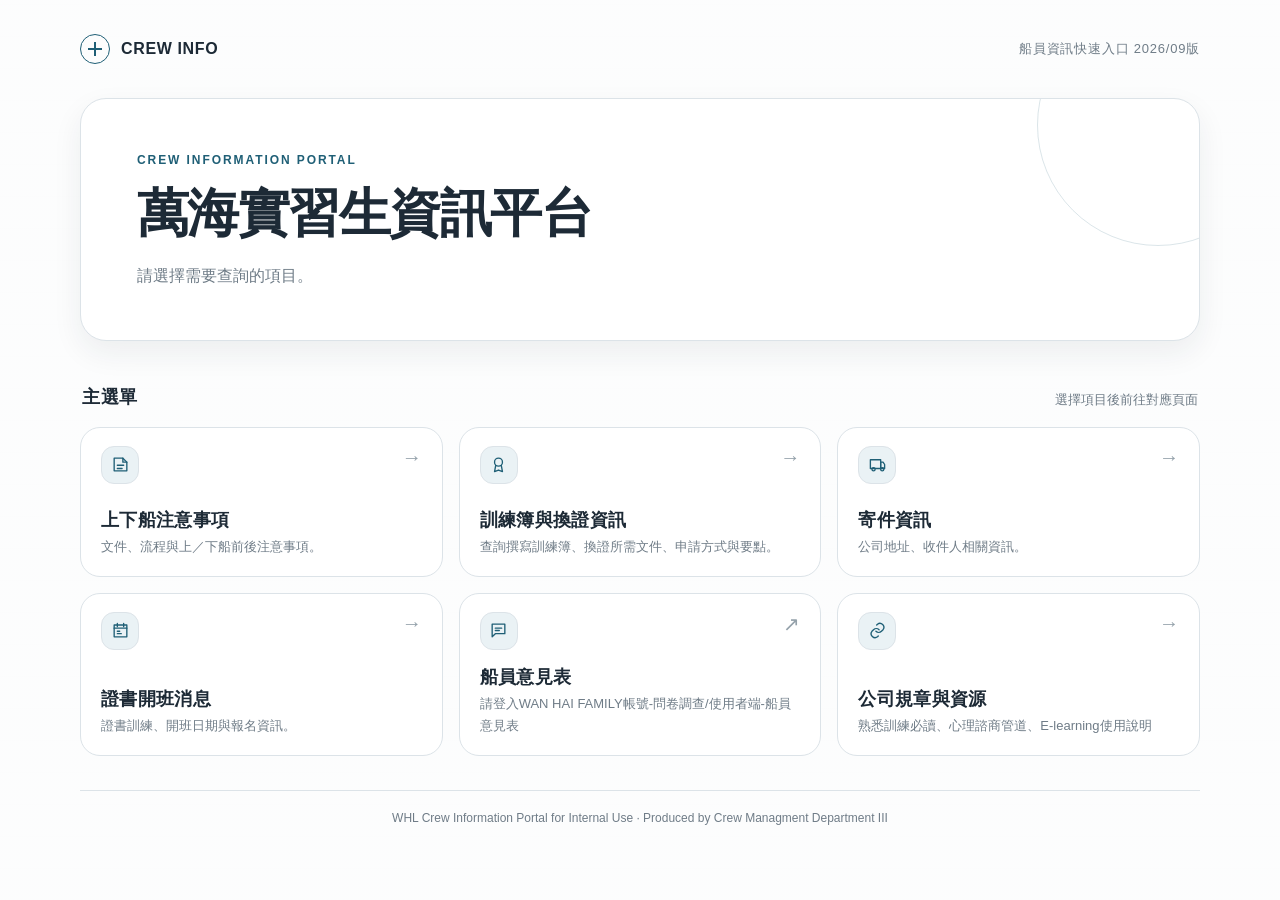
<file: index.html>
<!DOCTYPE html>
<html lang="zh-Hant">
<head>
  <meta charset="UTF-8" />
  <meta name="viewport" content="width=device-width, initial-scale=1.0" />
  <meta name="description" content="萬海實習生資訊平台主選單" />
  <title>萬海實習生資訊平台</title>
  <style>
    :root {
      --bg: #f4f6f8;
      --paper: #ffffff;
      --ink: #1d2a36;
      --muted: #6f7c87;
      --line: #dce3e8;
      --accent: #1f5f76;
      --accent-soft: #eaf2f5;
      --shadow: 0 12px 30px rgba(24, 45, 58, 0.07);
    }

    * { box-sizing: border-box; }

    html { scroll-behavior: smooth; }

    body {
      margin: 0;
      min-height: 100vh;
      color: var(--ink);
      background:
        linear-gradient(rgba(255,255,255,.74), rgba(255,255,255,.74)),
        repeating-linear-gradient(
          0deg,
          transparent 0,
          transparent 31px,
          rgba(31,95,118,.025) 32px
        ),
        var(--bg);
      font-family: -apple-system, BlinkMacSystemFont, "PingFang TC", "Noto Sans TC", "Microsoft JhengHei", sans-serif;
    }

    a { color: inherit; }

    .shell {
      width: min(1120px, calc(100% - 40px));
      margin: 0 auto;
      padding: 34px 0 56px;
    }

    .topbar {
      display: flex;
      align-items: center;
      justify-content: space-between;
      gap: 16px;
      margin-bottom: 34px;
    }

    .brand {
      display: inline-flex;
      align-items: center;
      gap: 11px;
      text-decoration: none;
      font-weight: 700;
      letter-spacing: .04em;
    }

    .brand-mark {
      width: 30px;
      height: 30px;
      border: 1.5px solid var(--accent);
      border-radius: 50%;
      display: grid;
      place-items: center;
      position: relative;
    }

    .brand-mark::before,
    .brand-mark::after {
      content: "";
      position: absolute;
      background: var(--accent);
    }

    .brand-mark::before { width: 14px; height: 1.5px; }
    .brand-mark::after { width: 1.5px; height: 14px; }

    .top-note {
      font-size: 13px;
      color: var(--muted);
      letter-spacing: .06em;
    }

    .hero {
      background: var(--paper);
      border: 1px solid var(--line);
      border-radius: 26px;
      padding: 54px 56px 48px;
      box-shadow: var(--shadow);
      position: relative;
      overflow: hidden;
    }

    .hero::after {
      content: "";
      position: absolute;
      width: 240px;
      height: 240px;
      right: -80px;
      top: -95px;
      border: 1px solid rgba(31,95,118,.16);
      border-radius: 50%;
    }

    .eyebrow {
      color: var(--accent);
      font-size: 12px;
      font-weight: 700;
      letter-spacing: .16em;
      margin-bottom: 16px;
    }

    h1 {
      margin: 0;
      font-size: clamp(32px, 5vw, 52px);
      line-height: 1.16;
      letter-spacing: -.03em;
    }

    .hero p {
      margin: 18px 0 0;
      max-width: 640px;
      color: var(--muted);
      font-size: 16px;
      line-height: 1.9;
    }

    .section-head {
      display: flex;
      align-items: end;
      justify-content: space-between;
      gap: 16px;
      margin: 44px 2px 18px;
    }

    .section-head h2 {
      margin: 0;
      font-size: 18px;
      letter-spacing: .04em;
    }

    .section-head span {
      color: var(--muted);
      font-size: 13px;
    }

    .menu-grid {
      display: grid;
      grid-template-columns: repeat(3, minmax(0, 1fr));
      gap: 16px;
    }

    .menu-card {
      min-height: 150px;
      padding: 18px 20px;
      background: var(--paper);
      border: 1px solid var(--line);
      border-radius: 20px;
      text-decoration: none;
      display: flex;
      flex-direction: column;
      justify-content: space-between;
      transition: transform .18s ease, box-shadow .18s ease, border-color .18s ease;
    }

    .menu-card:hover,
    .menu-card:focus-visible {
      transform: translateY(-4px);
      box-shadow: var(--shadow);
      border-color: rgba(31,95,118,.36);
      outline: none;
    }

    .card-top {
      display: flex;
      align-items: flex-start;
      justify-content: space-between;
      gap: 12px;
    }

    .icon {
      width: 38px;
      height: 38px;
      border: 1px solid var(--line);
      border-radius: 13px;
      display: grid;
      place-items: center;
      background: var(--accent-soft);
    }

    .icon svg {
      width: 19px;
      height: 19px;
      stroke: var(--accent);
      fill: none;
      stroke-width: 1.7;
      stroke-linecap: round;
      stroke-linejoin: round;
    }

    .arrow {
      font-size: 20px;
      color: #94a1aa;
      transition: transform .18s ease, color .18s ease;
    }

    .menu-card:hover .arrow { transform: translateX(3px); color: var(--accent); }

    .menu-card h3 {
      margin: 15px 0 4px;
      font-size: 18px;
      letter-spacing: .02em;
    }

    .menu-card p {
      margin: 0;
      color: var(--muted);
      font-size: 13px;
      line-height: 1.7;
    }

    .footer {
      margin-top: 34px;
      padding-top: 20px;
      border-top: 1px solid var(--line);
      color: var(--muted);
      font-size: 12px;
      text-align: center;
    }

    @media (max-width: 860px) {
      .hero { padding: 44px 34px 40px; }
      .menu-grid { grid-template-columns: repeat(2, minmax(0, 1fr)); }
    }

    @media (max-width: 560px) {
      .shell { width: min(100% - 28px, 1120px); padding-top: 20px; }
      .topbar { margin-bottom: 18px; }
      .top-note { display: none; }
      .hero { padding: 34px 24px 30px; border-radius: 20px; }
      .hero p { font-size: 15px; }
      .section-head { margin-top: 32px; }
      .section-head span { display: none; }
      .menu-grid { grid-template-columns: 1fr; gap: 12px; }
      .menu-card { min-height: 126px; padding: 15px 17px; border-radius: 17px; }
      .menu-card h3 { margin-top: 12px; }
    }
  </style>
</head>
<body>
  <main class="shell">
    <div class="topbar">
      <a class="brand" href="index.html" aria-label="回到主選單">
        <span class="brand-mark" aria-hidden="true"></span>
        <span>CREW INFO</span>
      </a>
      <div class="top-note">船員資訊快速入口 2026/09版 </div>
    </div>

    <section class="hero">
      <div class="eyebrow">CREW INFORMATION PORTAL</div>
      <h1>萬海實習生資訊平台</h1>
      <p>請選擇需要查詢的項目。</p>
    </section>

    <div class="section-head">
      <h2>主選單</h2>
      <span>選擇項目後前往對應頁面</span>
    </div>

    <section class="menu-grid" aria-label="船員資訊主選單">
      <a class="menu-card" href="pages/on-off-board-guide.html"
          target="_blank"
          rel="noopener noreferrer">
        <div class="card-top">
          <span class="icon" aria-hidden="true">
            <svg viewBox="0 0 24 24"><path d="M4 4h11l5 5v11H4z"/><path d="M15 4v5h5"/><path d="M8 13h8M8 17h6"/></svg>
          </span>
          <span class="arrow">→</span>
        </div>
        <div><h3>上下船注意事項</h3><p>文件、流程與上／下船前後注意事項。</p></div>
      </a>

      <a class="menu-card" href="pages/crew-cer-renewal.html"
          target="_blank"
          rel="noopener noreferrer">
        <div class="card-top">
          <span class="icon" aria-hidden="true">
            <svg viewBox="0 0 24 24"><circle cx="12" cy="9" r="5"/><path d="M8.5 13 7 21l5-2 5 2-1.5-8"/></svg>
          </span>
          <span class="arrow">→</span>
        </div>
        <div><h3>訓練簿與換證資訊</h3><p>查詢撰寫訓練簿、換證所需文件、申請方式與要點。</p></div>
      </a>

      <a class="menu-card" href="pages/delivery-info.html"
          target="_blank"
          rel="noopener noreferrer">
        <div class="card-top">
          <span class="icon" aria-hidden="true">
            <svg viewBox="0 0 24 24"><path d="M3 6h13v11H3z"/><path d="M16 9h3l2 3v5h-5z"/><circle cx="7" cy="18" r="2"/><circle cx="18" cy="18" r="2"/></svg>
          </span>
          <span class="arrow">→</span>
        </div>
        <div><h3>寄件資訊</h3><p>公司地址、收件人相關資訊。</p></div>
      </a>

      <a class="menu-card" href="https://el-sol.mtnet.gov.tw/Portal/sys_a/a01/a0104?rn=740997024"
        target="_blank"
        rel="noopener noreferrer">
        <div class="card-top">
          <span class="icon" aria-hidden="true">
            <svg viewBox="0 0 24 24"><path d="M4 5h16v15H4z"/><path d="M8 3v4M16 3v4M4 9h16"/><path d="M8 13h3M8 16h5"/></svg>
          </span>
          <span class="arrow">→</span>
        </div>
        <div><h3>證書開班消息</h3><p>證書訓練、開班日期與報名資訊。</p></div>
      </a>

      <a class="menu-card" 
        href="https://family.wanhai.com/Login-idexpert_v3.jsp"
        target="_blank"
        rel="noopener noreferrer">
        <div class="card-top">
          <span class="icon" aria-hidden="true">
            <svg viewBox="0 0 24 24"><path d="M4 4h16v12H8l-4 4z"/><path d="M8 9h8M8 12h5"/></svg>
          </span>
          <span class="arrow">↗</span>
        </div>
        <div>
          <h3>船員意見表</h3>
          <p>請登入WAN HAI FAMILY帳號-問卷調查/使用者端-船員意見表</p>
        </div>
      </a>

      <a class="menu-card" href="pages/company_resources.html"
          target="_blank"
          rel="noopener noreferrer">
        <div class="card-top">
          <span class="icon" aria-hidden="true">
            <svg viewBox="0 0 24 24"><path d="M10 13a5 5 0 0 0 7 0l2-2a5 5 0 0 0-7-7l-1 1"/><path d="M14 11a5 5 0 0 0-7 0l-2 2a5 5 0 0 0 7 7l1-1"/></svg>
          </span>
          <span class="arrow">→</span>
        </div>
        <div><h3>公司規章與資源</h3><p>熟悉訓練必讀、心理諮商管道、E-learning使用說明</p></div>
      </a>
    </section>

    <footer class="footer">WHL Crew Information Portal for Internal Use · Produced by Crew Managment Department III</footer>
  </main>
</body>
</html>
</file>
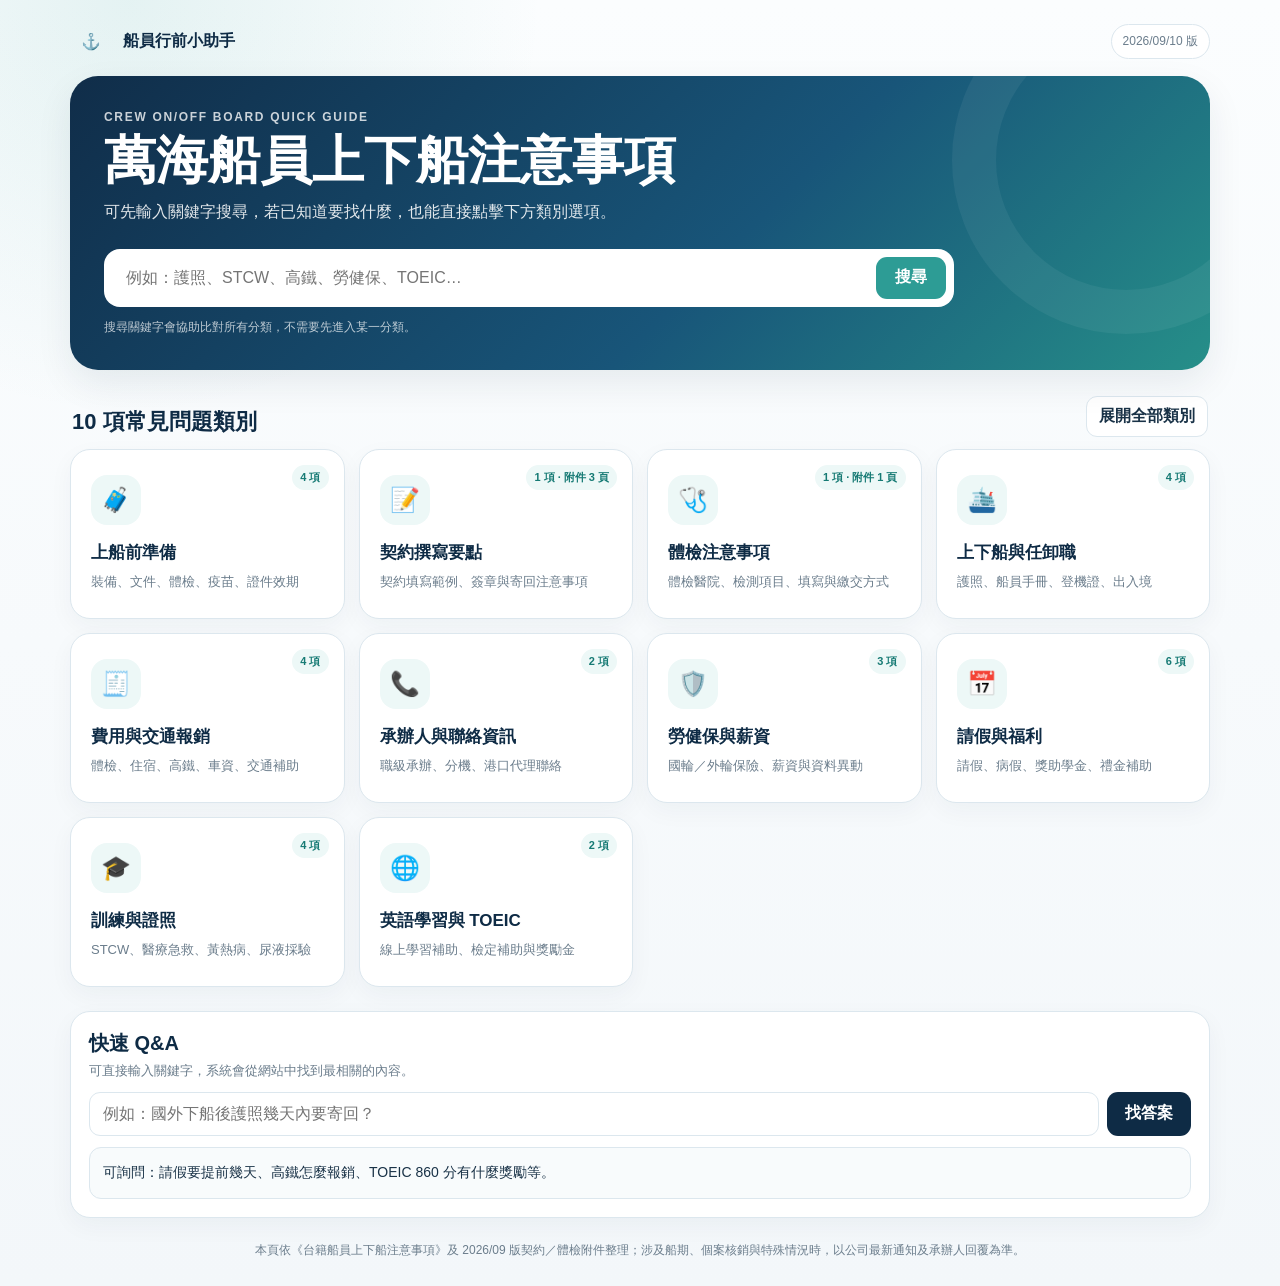
<file: on-off-board-guide.html>
<!doctype html>
<html lang="zh-Hant">
<head>
<meta charset="utf-8">
<meta name="viewport" content="width=device-width,initial-scale=1">
<title>萬海船員上下船注意事項</title>
<!-- GitHub Pages 靜態版：內容請改 assets/js/data.js；Q&A 同義詞請改 assets/js/qa-config.js -->
<link rel="stylesheet" href="assets/css/styles.css">
</head>
<body>
<div class="wrap">
  <div class="topbar">
    <div class="brand"><div class="logo">⚓</div><div>船員行前小助手</div></div>
    <div class="ver">2026/09/10 版</div>
  </div>

  <section class="hero">
    <div class="eyebrow">CREW ON/OFF BOARD QUICK GUIDE</div>
    <h1>
      <a href="on-off-board-guide.html"
         aria-label="回到首頁"
         style="color: inherit; text-decoration: none;">
        萬海船員上下船注意事項
      </a>
    </h1>
    <p>可先輸入關鍵字搜尋，若已知道要找什麼，也能直接點擊下方類別選項。</p>
    <div class="search">
      <input id="searchInput" placeholder="例如：護照、STCW、高鐵、勞健保、TOEIC…">
      <button id="searchBtn">搜尋</button>
    </div>
    <div class="hint">搜尋關鍵字會協助比對所有分類，不需要先進入某一分類。</div>
  </section>

  <section id="homeView">
    <div class="home-head">
      <div>
        <h2>10 項常見問題類別</h2>
      </div>
      <button class="small-btn" id="openAllBtn">展開全部類別</button>
    </div>
    <div class="categories" id="categories"></div>
  </section>

  <section class="detail-view" id="detailView">
    <div class="detail-top">
      <div>
        <div class="breadcrumb">首頁 / <span id="detailBreadcrumb"></span></div>
        <h2 class="detail-title" id="detailTitle"></h2>
        <p class="detail-desc" id="detailDesc"></p>
      </div>
      <button class="back-btn" id="backBtn">← 回上一頁</button>
    </div>
    <div class="topic-list" id="topicList"></div>
  </section>

  <section class="search-view" id="searchView">
    <div class="detail-top">
      <div>
        <div class="breadcrumb">首頁 / 搜尋結果</div>
        <h2 class="detail-title">搜尋結果</h2>
        <p class="detail-desc" id="searchSummary"></p>
      </div>
      <button class="back-btn" id="searchBackBtn">← 回類別首頁</button>
    </div>
    <div class="topic-list" id="searchResults"></div>
  </section>

  <section class="qa">
    <h2>快速 Q&A</h2>
    <p>可直接輸入關鍵字，系統會從網站中找到最相關的內容。</p>
    <div class="qa-row">
      <input id="question" placeholder="例如：國外下船後護照幾天內要寄回？">
      <button id="askBtn">找答案</button>
    </div>
    <div class="answer" id="answer">可詢問：請假要提前幾天、高鐵怎麼報銷、TOEIC 860 分有什麼獎勵等。</div>
  </section>

  <div class="footer">
    本頁依《台籍船員上下船注意事項》及 2026/09 版契約／體檢附件整理；涉及船期、個案核銷與特殊情況時，以公司最新通知及承辦人回覆為準。
  </div>
</div>

<script src="assets/js/data.js"></script>
<script src="assets/js/qa-config.js"></script>
<script src="assets/js/app.js"></script>
</body>
</html>
</file>
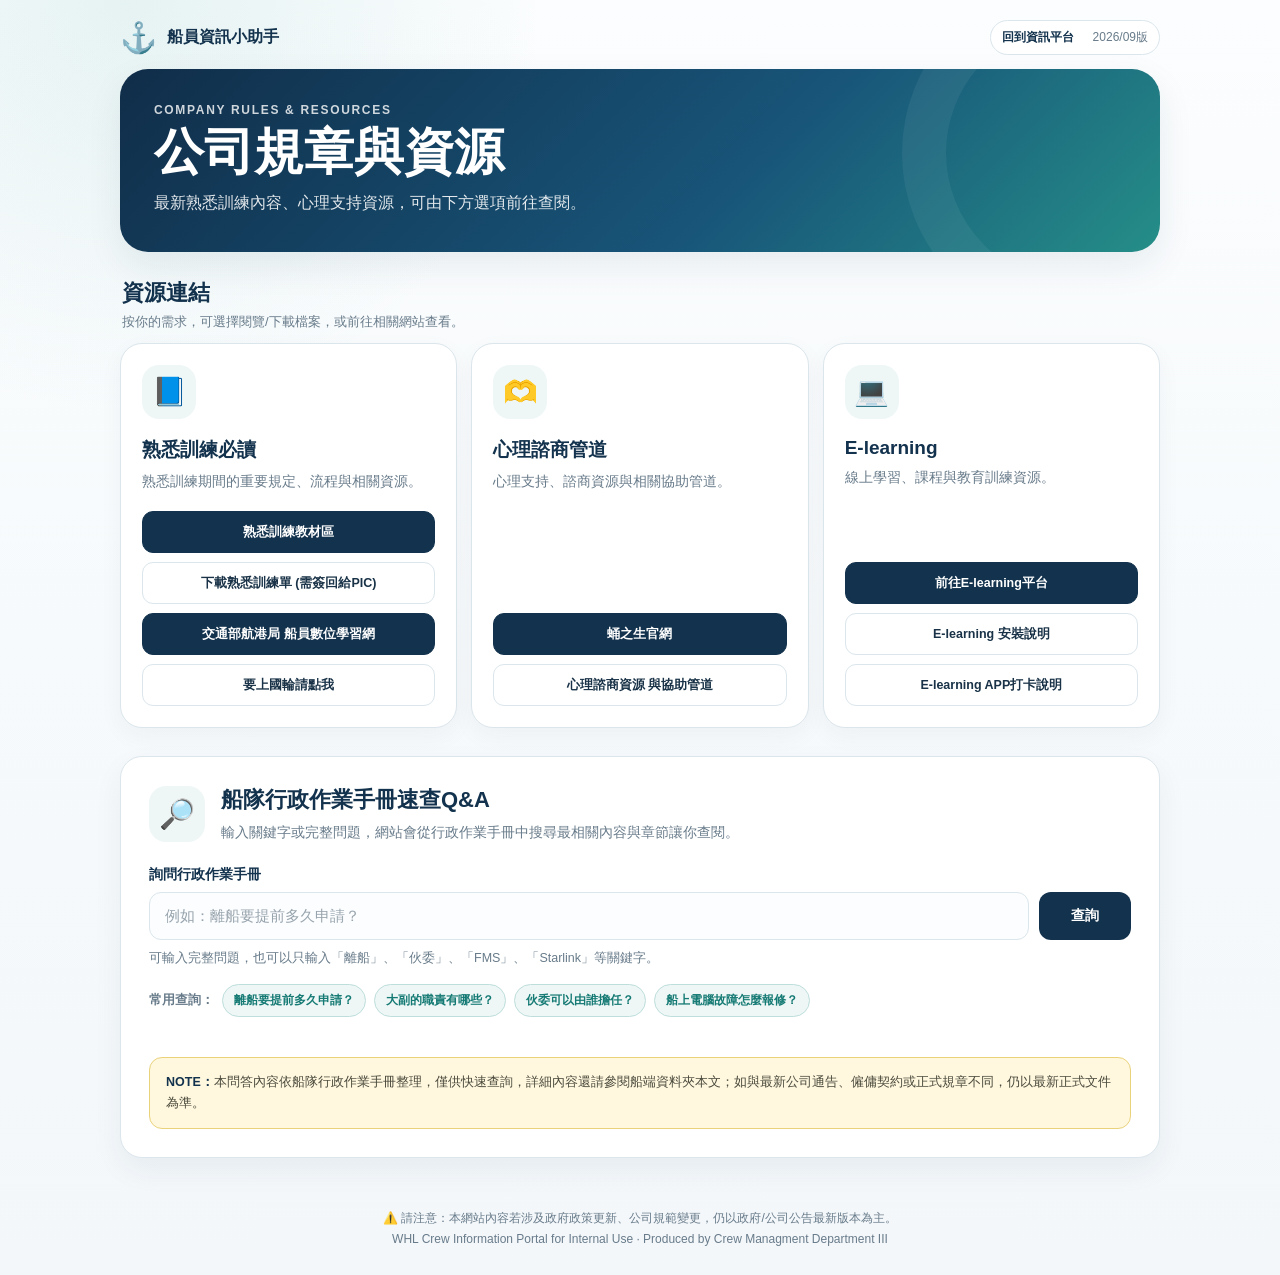
<file: pages/company_resources.html>
<!doctype html>
<html lang="zh-Hant">
<head>
<meta charset="utf-8">
<meta name="viewport" content="width=device-width,initial-scale=1">
<title>公司規章與資源</title>
<link rel="stylesheet" href="../assets_company_resources/css/styles.css">
</head>
<body>
<div class="wrap">

  <div class="topbar">
    <div class="brand">
      <div class="logo">⚓</div>
      <div>船員資訊小助手</div>
    </div>

   <div class="ver">
      <!-- 在這裡加入返回平台的連結 -->
      <a href="../index.html" 
         target="_blank"
         style="color: var(--navy); text-decoration: none; font-weight: bold; margin-right: 15px;">
         回到資訊平台
      </a>
     2026/09版</div>
  </div>

  <section class="hero">
    <div class="eyebrow">COMPANY RULES & RESOURCES</div>
    <h1>公司規章與資源</h1>
    <p>最新熟悉訓練內容、心理支持資源，可由下方選項前往查閱。</p>
  </section>

  <main>
    <div class="section-head">
      <h2>資源連結</h2>
      <p>按你的需求，可選擇閱覽/下載檔案，或前往相關網站查看。</p>
    </div>

    <div class="resource-grid" id="resourceGrid"></div>

    <!-- 船隊行政作業手冊問答 -->
    <div id="manualQa"></div>

  </main>
  <div class="footer">
    ⚠️ 請注意：本網站內容若涉及政府政策更新、公司規範變更，仍以政府/公司公告最新版本為主。<br>WHL Crew Information Portal for Internal Use · Produced by Crew Managment Department III
  </div>

</div>

<script src="../assets_company_resources/js/data.js"></script>
<script src="../assets_company_resources/js/app.js"></script>
<script src="../assets_company_resources/js/manual-qa-data.js"></script>
<script src="../assets_company_resources/js/manual-qa.js"></script>

</body>
</html>
</file>
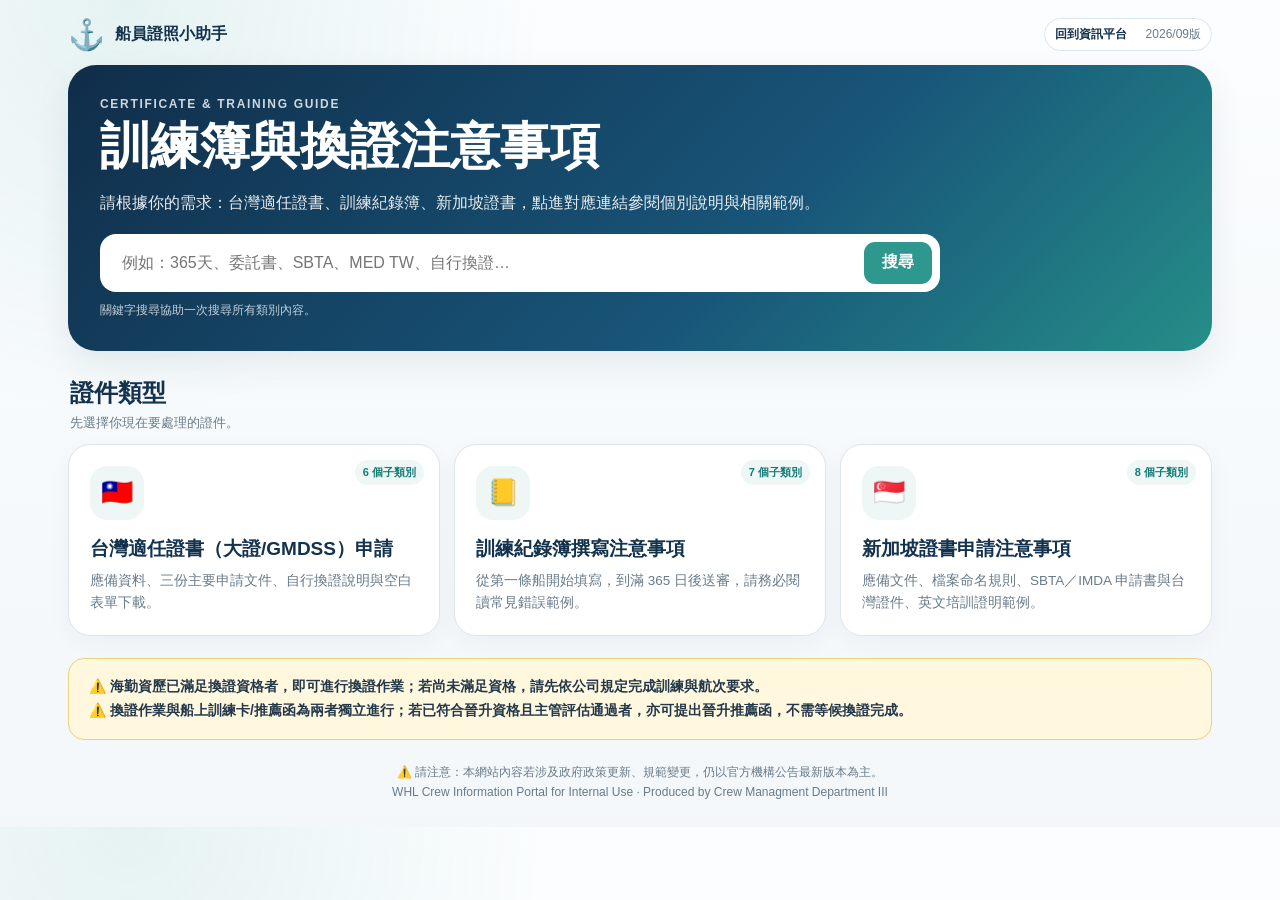
<file: pages/crew-cer-renewal.html>
<!doctype html>
<html lang="zh-Hant">
<head>
<meta charset="utf-8">
<meta name="viewport" content="width=device-width,initial-scale=1">
<title>訓練簿與換證注意事項</title>
<link rel="stylesheet" href="../assets_cer_renewal/css/styles.css">
</head>
<body>
<div class="wrap">
  <div class="topbar">
    <div class="brand"><div class="logo">⚓</div><div>船員證照小助手</div></div>
    <div class="ver">
      <!-- 在這裡加入返回平台的連結 -->
      <a href="../index.html" 
         target="_blank"
         style="color: var(--navy); text-decoration: none; font-weight: bold; margin-right: 15px;">
         回到資訊平台
      </a>
      2026/09版</div>
  </div>

  <section class="hero">
    <div class="eyebrow">CERTIFICATE & TRAINING GUIDE</div>
    <h1><a href="crew-cer-renewal.html" style="color:inherit;text-decoration:none" aria-label="回首頁">訓練簿與換證注意事項</a></h1>
    <p>請根據你的需求：台灣適任證書、訓練紀錄簿、新加坡證書，點進對應連結參閱個別說明與相關範例。</p>
    <div class="search">
      <input id="q" placeholder="例如：365天、委託書、SBTA、MED TW、自行換證…">
      <button id="searchBtn">搜尋</button>
    </div>
    <div class="hint">關鍵字搜尋協助一次搜尋所有類別內容。</div>
  </section>

  <section id="home" class="view active">
    <div class="head">
      <h2>證件類型</h2>
      <p>先選擇你現在要處理的證件。</p>
    </div>
    <div class="parents" id="parentGrid"></div>

    <div class="home-note">
    ⚠️ 海勤資歷已滿足換證資格者，即可進行換證作業；若尚未滿足資格，請先依公司規定完成訓練與航次要求。<br>
    ⚠️ 換證作業與船上訓練卡/推薦函為兩者獨立進行；若已符合晉升資格且主管評估通過者，亦可提出晉升推薦函，不需等候換證完成。
  </div>

  </section>

  <section id="parentView" class="view">
    <div class="detailtop">
      <div>
        <div class="crumb">首頁 / <span id="pcrumb"></span></div>
        <h2 class="title" id="ptitle"></h2>
        <p class="desc" id="pdesc"></p>
      </div>
      <button class="back" id="homeBtn">← 回上一頁</button>
    </div>
    <div class="children" id="childGrid"></div>
  </section>

  <section id="childView" class="view">
    <div class="detailtop">
      <div>
        <div class="crumb">首頁 / <span id="ccrumb"></span></div>
        <h2 class="title" id="ctitle"></h2>
        <p class="desc" id="cdesc"></p>
      </div>
      <button class="back" id="backParent">← 回上一頁</button>
    </div>
    <div id="childContent"></div>
  </section>

  <section id="searchView" class="view">
    <div class="detailtop">
      <div>
        <div class="crumb">首頁 / 搜尋結果</div>
        <h2 class="title">搜尋結果</h2>
        <p class="desc" id="sdesc"></p>
      </div>
      <button class="back" id="searchHome">← 回上一頁</button>
    </div>
    <div id="searchResults"></div>
  </section>

  <div class="footer"> ⚠️ 請注意：本網站內容若涉及政府政策更新、規範變更，仍以官方機構公告最新版本為主。<br>WHL Crew Information Portal for Internal Use · Produced by Crew Managment Department III</div>
</div>

<div class="modal" id="modal">
  <button id="modalClose">×</button>
  <img id="modalImg" alt="附件放大預覽">
</div>

<script src="../assets_cer_renewal/js/data.js"></script>
<script src="../assets_cer_renewal/js/app.js"></script>
</body>
</html>
</file>
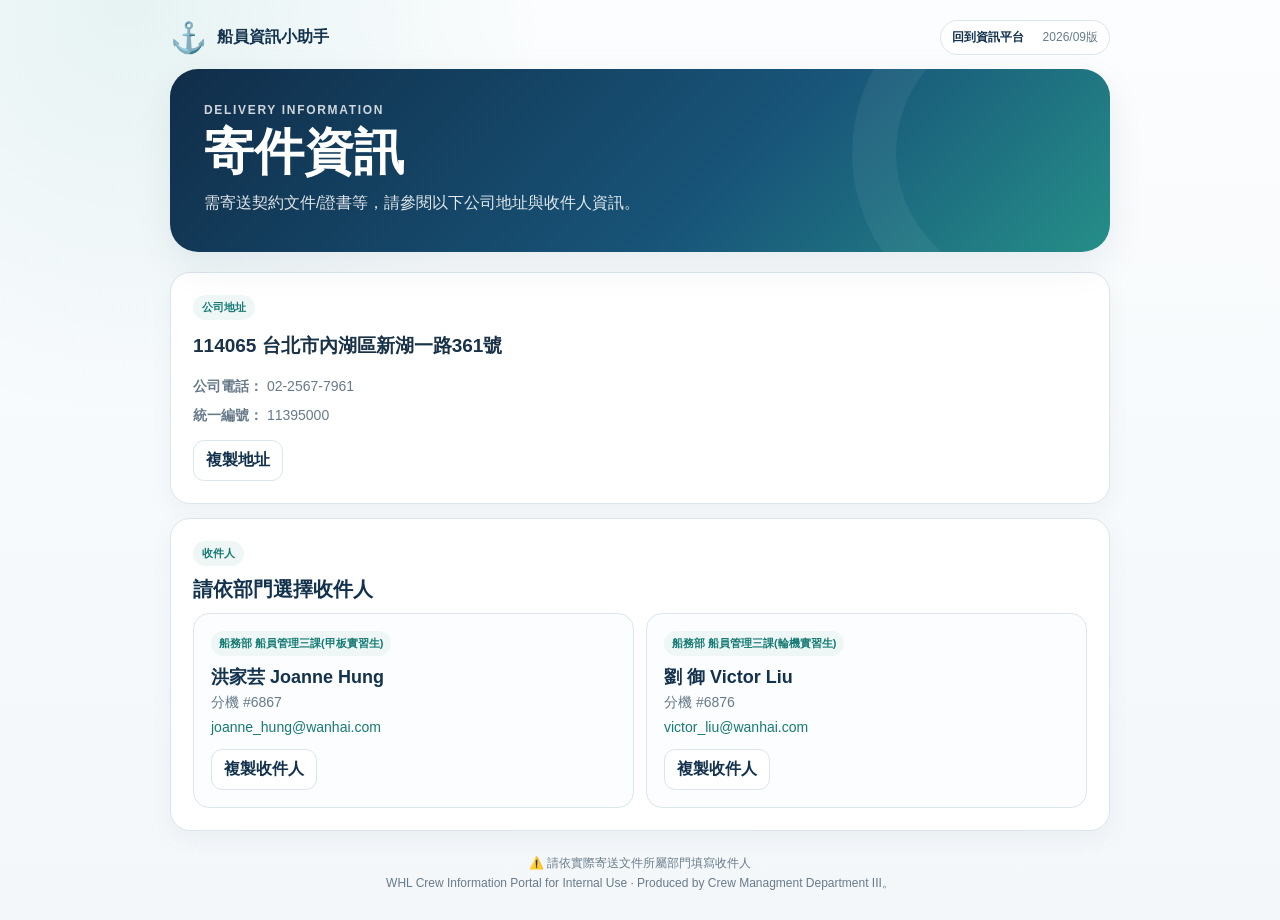
<file: pages/delivery-info.html>
<!doctype html>
<html lang="zh-Hant">
<head>
<meta charset="utf-8">
<meta name="viewport" content="width=device-width,initial-scale=1">
<title>寄件資訊</title>
<link rel="stylesheet" href="../assets_delivery_info/css/styles.css">
</head>
<body>

<div class="wrap">
  <div class="topbar">
    <div class="brand">
      <div class="logo">⚓</div><div>船員資訊小助手</div>
    </div>
    <div class="ver">
      <!-- 在這裡加入返回平台的連結 -->
      <a href="../index.html" 
         target="_blank"
         style="color: var(--navy); text-decoration: none; font-weight: bold; margin-right: 15px;">
         回到資訊平台
      </a>
      2026/09版 </div>
  </div>

  <section class="hero">
    <div class="eyebrow">DELIVERY INFORMATION</div>
    <h1>寄件資訊</h1>
    <p>需寄送契約文件/證書等，請參閱以下公司地址與收件人資訊。</p>
  </section>

  <main class="content" id="mailingInfo"></main>

  <div class="footer">
    ⚠️ 請依實際寄送文件所屬部門填寫收件人<br>WHL Crew Information Portal for Internal Use · Produced by Crew Managment Department III。
  </div>
</div>

<script src="../assets_delivery_info/js/data.js"></script>
<script src="../assets_delivery_info/js/app.js"></script>
</body>
</html>
</file>
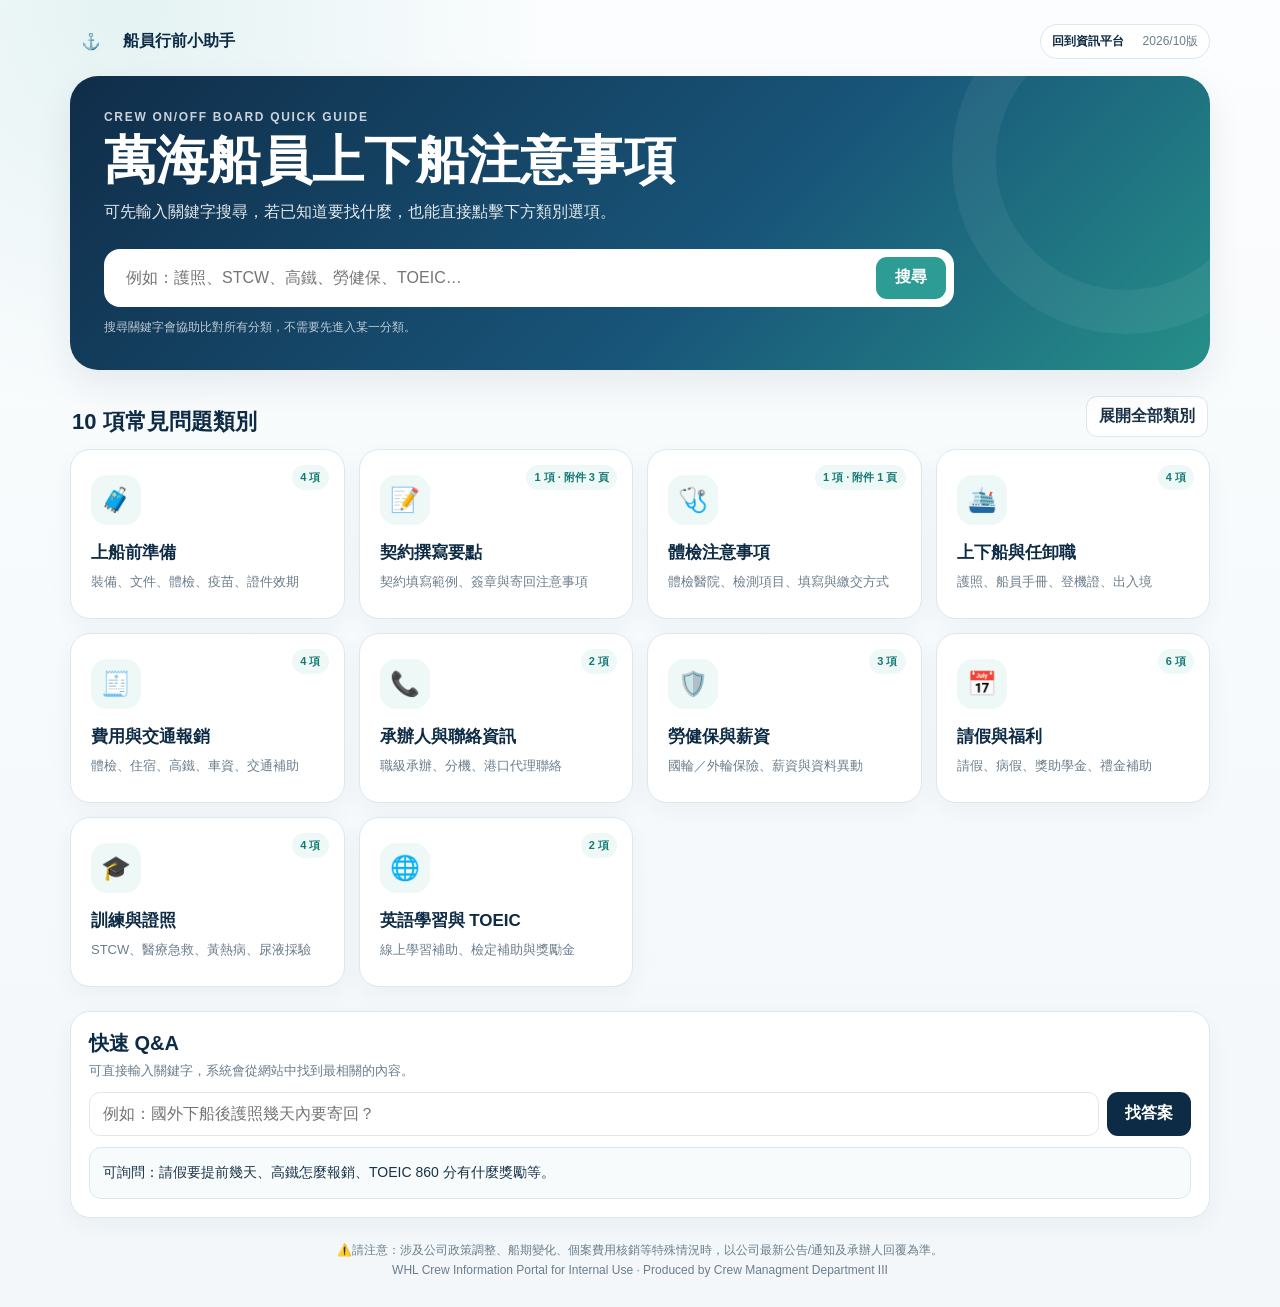
<file: pages/on-off-board-guide.html>
<!doctype html>
<html lang="zh-Hant">
<head>
<meta charset="utf-8">
<meta name="viewport" content="width=device-width,initial-scale=1">
<title>萬海船員上下船注意事項</title>
<!-- GitHub Pages 靜態版：內容請改 assets/js/data.js；Q&A 同義詞請改 assets/js/qa-config.js -->
<link rel="stylesheet" href="../assets_on_off_board/css/styles.css">
</head>
<body>
<div class="wrap">
  <div class="topbar">
    <div class="brand"><div class="logo">⚓</div><div>船員行前小助手</div>
    </div>
    <div class="ver">
      <!-- 在這裡加入返回平台的連結 -->
      <a href="../index.html" 
         target="_blank"
         style="color: var(--navy); text-decoration: none; font-weight: bold; margin-right: 15px;">
         回到資訊平台
      </a>
    2026/10版</div>
  </div>

  <section class="hero">
    <div class="eyebrow">CREW ON/OFF BOARD QUICK GUIDE</div>
    <h1>
      <a href="on-off-board-guide.html"
         aria-label="回到首頁"
         style="color: inherit; text-decoration: none;">
        萬海船員上下船注意事項
      </a>
    </h1>
    <p>可先輸入關鍵字搜尋，若已知道要找什麼，也能直接點擊下方類別選項。</p>
    <div class="search">
      <input id="searchInput" placeholder="例如：護照、STCW、高鐵、勞健保、TOEIC…">
      <button id="searchBtn">搜尋</button>
    </div>
    <div class="hint">搜尋關鍵字會協助比對所有分類，不需要先進入某一分類。</div>
  </section>

  <section id="homeView">
    <div class="home-head">
      <div>
        <h2>10 項常見問題類別</h2>
      </div>
      <button class="small-btn" id="openAllBtn">展開全部類別</button>
    </div>
    <div class="categories" id="categories"></div>
  </section>

  <section class="detail-view" id="detailView">
    <div class="detail-top">
      <div>
        <div class="breadcrumb">首頁 / <span id="detailBreadcrumb"></span></div>
        <h2 class="detail-title" id="detailTitle"></h2>
        <p class="detail-desc" id="detailDesc"></p>
      </div>
      <button class="back-btn" id="backBtn">← 回上一頁</button>
    </div>
    <div class="topic-list" id="topicList"></div>
  </section>

  <section class="search-view" id="searchView">
    <div class="detail-top">
      <div>
        <div class="breadcrumb">首頁 / 搜尋結果</div>
        <h2 class="detail-title">搜尋結果</h2>
        <p class="detail-desc" id="searchSummary"></p>
      </div>
      <button class="back-btn" id="searchBackBtn">← 回類別首頁</button>
    </div>
    <div class="topic-list" id="searchResults"></div>
  </section>

  <section class="qa">
    <h2>快速 Q&A</h2>
    <p>可直接輸入關鍵字，系統會從網站中找到最相關的內容。</p>
    <div class="qa-row">
      <input id="question" placeholder="例如：國外下船後護照幾天內要寄回？">
      <button id="askBtn">找答案</button>
    </div>
    <div class="answer" id="answer">可詢問：請假要提前幾天、高鐵怎麼報銷、TOEIC 860 分有什麼獎勵等。</div>
  </section>

  <div class="footer">
    ⚠️請注意：涉及公司政策調整、船期變化、個案費用核銷等特殊情況時，以公司最新公告/通知及承辦人回覆為準。<br>WHL Crew Information Portal for Internal Use · Produced by Crew Managment Department III
  </div>
</div>

<script src="../assets_on_off_board/js/data.js"></script>
<script src="../assets_on_off_board/js/qa-config.js"></script>
<script src="../assets_on_off_board/js/app.js"></script>
</body>
</html>
</file>
<file: assets/css/styles.css>
:root{
  --navy:#0e2b45;
  --navy2:#153f60;
  --teal:#2d9c95;
  --teal2:#65beb8;
  --ink:#193247;
  --muted:#6b7d8c;
  --bg:#f4f8fb;
  --card:#ffffff;
  --line:#dce7ee;
  --soft:#edf8f7;
  --warn:#fff7dc;
  --shadow:0 14px 36px rgba(14,43,69,.08);
  --r:20px;
}
*{box-sizing:border-box}
html{scroll-behavior:smooth}
body{
  margin:0;
  font-family:-apple-system,BlinkMacSystemFont,"PingFang TC","Noto Sans TC","Microsoft JhengHei",sans-serif;
  color:var(--ink);
  background:
    radial-gradient(circle at 10% 0%,rgba(45,156,149,.11),transparent 26rem),
    linear-gradient(180deg,#fbfdfe 0,#f3f7fa 100%);
}
button,input{font:inherit}
.wrap{max-width:1180px;margin:auto;padding:20px}
.topbar{
  display:flex;align-items:center;justify-content:space-between;gap:12px;margin-bottom:14px
}
.brand{display:flex;align-items:center;gap:11px;font-weight:850;color:var(--navy)}
.logo{
  width:42px;height:42px;border-radius:14px;display:grid;place-items:center;color:#fff;
  background:transparent;
  box-shadow:none;
}
.ver{
  font-size:12px;color:var(--muted);background:#fff;border:1px solid var(--line);
  border-radius:999px;padding:8px 11px
}
.hero{
  position:relative;overflow:hidden;color:#fff;border-radius:28px;padding:34px;
  background:linear-gradient(135deg,#102d49 0%,#185579 58%,#268f89 100%);
  box-shadow:var(--shadow)
}
.hero:after{
  content:"";position:absolute;width:260px;height:260px;right:-90px;top:-90px;border-radius:50%;
  border:44px solid rgba(255,255,255,.055)
}
.eyebrow{font-size:12px;font-weight:800;letter-spacing:.14em;opacity:.78}
h1{font-size:clamp(30px,5vw,52px);line-height:1.08;margin:8px 0 10px}
.hero p{margin:0 0 22px;max-width:760px;line-height:1.8;color:rgba(255,255,255,.88)}
.search{
  display:grid;grid-template-columns:1fr auto;gap:8px;max-width:850px;
  background:#fff;padding:8px;border-radius:16px
}
.search input{
  border:0;outline:0;padding:12px 14px;font-size:16px;color:var(--ink);min-width:0
}
.search button{
  border:0;border-radius:11px;background:var(--teal);color:white;font-weight:800;
  padding:0 19px;cursor:pointer
}
.search button:hover{filter:brightness(.97)}
.hint{font-size:12px;margin-top:12px;color:rgba(255,255,255,.72)}

.home-head{
  display:flex;justify-content:space-between;align-items:end;gap:14px;margin:26px 2px 12px
}
.home-head h2{margin:0;color:var(--navy);font-size:22px}
.home-head p{margin:4px 0 0;color:var(--muted);font-size:13px}
.small-btn{
  border:1px solid var(--line);background:#fff;color:var(--ink);border-radius:11px;
  padding:9px 12px;font-weight:700;cursor:pointer
}
.categories{
  display:grid;grid-template-columns:repeat(4,1fr);gap:14px
}
.category-card{
  position:relative;overflow:hidden;background:#fff;border:1px solid var(--line);border-radius:20px;
  padding:20px;text-align:left;cursor:pointer;min-height:170px;box-shadow:0 8px 24px rgba(14,43,69,.045);
  transition:.18s ease
}
.category-card:hover{
  transform:translateY(-3px);border-color:#bcdedb;box-shadow:0 14px 30px rgba(14,43,69,.08)
}
.category-icon{
  width:50px;height:50px;border-radius:16px;display:grid;place-items:center;font-size:24px;
  background:var(--soft);margin-bottom:16px
}
.category-card h3{margin:0 0 7px;color:var(--navy);font-size:17px}
.category-card p{margin:0;color:var(--muted);font-size:13px;line-height:1.65}
.category-count{
  position:absolute;right:15px;top:15px;font-size:11px;font-weight:800;color:#167a74;
  background:var(--soft);padding:5px 8px;border-radius:999px
}

.detail-view,.search-view{display:none;margin-top:24px}
.detail-view.active,.search-view.active{display:block}
.detail-top{
  display:flex;align-items:flex-start;justify-content:space-between;gap:14px;margin-bottom:12px
}
.breadcrumb{font-size:12px;color:var(--muted);margin-bottom:5px}
.detail-title{margin:0;color:var(--navy);font-size:24px}
.detail-desc{margin:5px 0 0;color:var(--muted);font-size:13px}
.back-btn{
  border:1px solid var(--line);background:#fff;border-radius:11px;padding:9px 12px;
  font-weight:800;color:var(--ink);cursor:pointer;white-space:nowrap
}
.topic-list{display:grid;gap:11px}
.topic{
  background:#fff;border:1px solid var(--line);border-radius:16px;overflow:hidden;
  box-shadow:0 7px 22px rgba(14,43,69,.04)
}
.topic button{
  width:100%;border:0;background:#fff;padding:16px 18px;text-align:left;cursor:pointer;
  display:flex;align-items:center;justify-content:space-between;gap:12px;color:var(--ink)
}
.topic button:hover{background:#fbfdfd}
.topic-name{font-weight:800;color:var(--navy)}
.topic-source{font-size:11.5px;color:var(--muted);margin-top:4px}
.chev{
  width:28px;height:28px;border-radius:9px;display:grid;place-items:center;background:#f2f6f8;
  transition:.18s ease;flex:none
}
.topic.open .chev{transform:rotate(180deg);background:var(--soft);color:#167a74}
.topic-body{
  display:none;border-top:1px solid #edf2f5;padding:17px 18px 18px;line-height:1.78;font-size:14.5px
}
.topic.open .topic-body{display:block}
.topic-body p{margin:0 0 9px}
.topic-body p:last-child{margin-bottom:0}
.topic-body ul,.topic-body ol{margin:6px 0 0 20px;padding:0}
.topic-body li{margin:6px 0}
.topic-body table{
  width:100%;border-collapse:separate;border-spacing:0;border:1px solid var(--line);
  border-radius:12px;overflow:hidden;margin-top:10px
}
.topic-body th,.topic-body td{
  padding:9px 10px;border-right:1px solid var(--line);border-bottom:1px solid var(--line);
  font-size:13px;vertical-align:top
}
.topic-body th{background:#f5f9fb;color:var(--navy);text-align:left}
.topic-body th:last-child,.topic-body td:last-child{border-right:0}
.topic-body tr:last-child td{border-bottom:0}
.table-scroll{overflow:auto}
.note{
  background:var(--warn);border:1px solid #ecd98e;border-radius:12px;padding:12px 13px;margin-top:10px
}
mark{background:#fff0a8;border-radius:3px;padding:0 2px}

.qa{
  margin-top:24px;background:#fff;border:1px solid var(--line);border-radius:20px;padding:18px;
  box-shadow:0 8px 24px rgba(14,43,69,.045)
}
.qa h2{margin:0 0 5px;color:var(--navy);font-size:20px}
.qa p{margin:0 0 12px;color:var(--muted);font-size:13px}
.qa-row{display:grid;grid-template-columns:1fr auto;gap:8px}
.qa input{border:1px solid var(--line);outline:0;border-radius:11px;padding:12px 13px}
.qa button{border:0;border-radius:11px;background:var(--navy);color:#fff;font-weight:800;padding:0 18px;cursor:pointer}
.answer{
  margin-top:11px;padding:13px;border-radius:12px;background:#f8fbfc;border:1px solid var(--line);
  font-size:14px;line-height:1.7
}
.footer{
  padding:22px 0 6px;text-align:center;color:var(--muted);font-size:12px;line-height:1.7
}
.no-result{
  background:#fff;border:1px dashed var(--line);border-radius:16px;padding:30px;text-align:center;color:var(--muted)
}


.qa-confidence{
  display:inline-flex;align-items:center;gap:6px;margin:0 0 9px;
  padding:5px 9px;border-radius:999px;background:var(--soft);color:#167a74;
  font-size:11.5px;font-weight:800
}
.qa-answer-title{font-weight:850;color:var(--navy);font-size:15px;margin-bottom:7px}
.qa-answer-text{line-height:1.78}
.qa-related{margin-top:12px;padding-top:11px;border-top:1px solid var(--line)}
.qa-related-title{font-size:12px;color:var(--muted);margin-bottom:7px}
.qa-related button{
  border:1px solid var(--line);background:#fff;color:var(--ink);border-radius:999px;
  padding:6px 9px;margin:0 5px 5px 0;font-size:12px;cursor:pointer
}
.qa-related button:hover{background:var(--soft);border-color:#bcdedb}

@media(max-width:920px){
  .categories{grid-template-columns:repeat(2,1fr)}
}
@media(max-width:560px){
  .wrap{padding:13px}
  .hero{padding:24px 19px;border-radius:22px}
  .search{grid-template-columns:1fr}
  .search button{min-height:44px}
  .categories{grid-template-columns:1fr}
  .category-card{min-height:145px}
  .detail-top{display:block}
  .back-btn{margin-top:10px}
  .qa-row{grid-template-columns:1fr}
  .qa button{min-height:44px}
  .home-head{align-items:start}
}

/* ===== 附件 JPG 預覽 ===== */
.attachment-section{
  background:#fff;border:1px solid var(--line);border-radius:20px;padding:18px;
  box-shadow:0 8px 24px rgba(14,43,69,.045)
}
.attachment-heading{
  display:flex;align-items:flex-start;justify-content:space-between;gap:14px;margin-bottom:14px
}
.attachment-kicker{
  color:#167a74;font-size:11px;font-weight:850;letter-spacing:.1em;margin-bottom:4px
}
.attachment-heading h3{margin:0;color:var(--navy);font-size:20px}
.attachment-heading p{margin:5px 0 0;color:var(--muted);font-size:13px;line-height:1.6}
.attachment-pages{
  flex:none;background:var(--soft);color:#167a74;border-radius:999px;padding:6px 10px;
  font-size:12px;font-weight:800
}
.attachment-gallery{display:grid;grid-template-columns:repeat(2,minmax(0,1fr));gap:14px}
.attachment-page{
  margin:0;border:1px solid var(--line);border-radius:14px;overflow:hidden;background:#f4f6f8
}
.attachment-page>a{display:block;background:#e9eef2}
.attachment-page img{
  display:block;width:100%;height:auto;aspect-ratio:1407/1989;object-fit:contain;background:white;
  transition:transform .18s ease
}
.attachment-page>a:hover img{transform:scale(1.006)}
.attachment-page figcaption{
  display:flex;align-items:center;justify-content:space-between;gap:10px;padding:10px 11px;
  background:#fff;border-top:1px solid var(--line);font-size:12px;color:var(--muted)
}
.attachment-page figcaption span{font-weight:750;color:var(--ink)}
.attachment-page figcaption a{color:#167a74;text-decoration:none;font-weight:800;white-space:nowrap}
.attachment-page figcaption a:hover{text-decoration:underline}

@media(max-width:720px){
  .attachment-gallery{grid-template-columns:1fr}
  .attachment-heading{display:block}
  .attachment-pages{display:inline-block;margin-top:10px}
}
</file>
<file: assets_company_resources/css/styles.css>
:root{
  --navy:#13324d;
  --teal:#2e978e;
  --ink:#193247;
  --muted:#687b8a;
  --line:#dbe6ec;
  --soft:#eef7f6;
  --shadow:0 14px 36px rgba(18,49,77,.08);
}
*{box-sizing:border-box}
html{scroll-behavior:smooth}
body{
  margin:0;
  font-family:-apple-system,BlinkMacSystemFont,"PingFang TC","Noto Sans TC","Microsoft JhengHei",sans-serif;
  color:var(--ink);
  background:radial-gradient(circle at 10% 0%,rgba(46,151,142,.10),transparent 26rem),linear-gradient(180deg,#fbfdfe 0%,#f3f7fa 100%);
}
a{color:inherit}
.wrap{max-width:1080px;margin:auto;padding:20px}
.topbar{display:flex;align-items:center;justify-content:space-between;gap:12px;margin-bottom:14px}
.brand{display:flex;align-items:center;gap:10px;font-weight:850;color:var(--navy)}
.logo{font-size:30px;line-height:1}
.ver{font-size:12px;color:var(--muted);background:#fff;border:1px solid var(--line);border-radius:999px;padding:8px 11px}
.hero{position:relative;overflow:hidden;color:#fff;border-radius:28px;padding:34px;background:linear-gradient(135deg,#102d49,#185579 60%,#258e88);box-shadow:var(--shadow)}
.hero:after{content:"";position:absolute;width:260px;height:260px;right:-90px;top:-90px;border-radius:50%;border:44px solid rgba(255,255,255,.055)}
.eyebrow{font-size:12px;font-weight:800;letter-spacing:.14em;opacity:.8}
h1{margin:8px 0 10px;font-size:clamp(32px,5vw,50px);line-height:1.08}
.hero p{margin:0;max-width:800px;color:rgba(255,255,255,.88);line-height:1.8}
.section-head{margin:26px 2px 12px}
.section-head h2{margin:0;color:var(--navy);font-size:22px}
.section-head p{margin:5px 0 0;color:var(--muted);font-size:13px}
.resource-grid{display:grid;grid-template-columns:repeat(3,1fr);gap:14px}
.resource-card{position:relative;display:flex;flex-direction:column;min-height:210px;padding:21px;border:1px solid var(--line);border-radius:22px;background:#fff;text-decoration:none;box-shadow:0 8px 24px rgba(18,49,77,.045);transition:.18s ease}
.resource-card:hover{
  transform:translateY(-2px);
  border-color:#c7dddd;
  box-shadow:0 12px 28px rgba(18,49,77,.065)
}
.card-top{display:flex;align-items:center;justify-content:space-between;gap:12px;margin-bottom:18px}
.icon{width:54px;height:54px;border-radius:17px;display:grid;place-items:center;background:var(--soft);font-size:28px;line-height:1;}

.arrow{width:34px;height:34px;display:grid;place-items:center;border-radius:50%;background:#f5f9fb;color:var(--navy);font-weight:900;transition:.18s ease}
.resource-card h3{margin:0 0 8px;color:var(--navy);font-size:19px}
.resource-card p{margin:0;color:var(--muted);font-size:13.5px;line-height:1.65}

.action-group{
  margin-top:auto;
  padding-top:18px;
  display:grid;
  grid-template-columns:1fr;
  gap:9px;
}
.action-btn{
  min-height:42px;
  display:flex;
  align-items:center;
  justify-content:center;
  text-align:center;
  padding:9px 11px;
  border-radius:11px;
  border:1px solid var(--line);
  text-decoration:none;
  font-size:12.5px;
  font-weight:800;
  transition:.18s ease;
}
.action-btn.link{
  background:var(--navy);
  color:#fff;
  border-color:var(--navy);
}
.action-btn.link:hover{
  background:#1b4a6d;
}
.action-btn.download{
  background:var(--soft);
  color:#167a74;
  border-color:#b9ddd9;
}
.action-btn.download:hover{
  background:#e3f3f1;
}
.action-btn.disabled{
  background:#f7f9fa;
  color:#98a4ad;
  border-style:dashed;
  cursor:default;
}

.footer{text-align:center;color:var(--muted);font-size:12px;line-height:1.7;padding:22px 0 6px}
@media(max-width:900px){.resource-grid{grid-template-columns:1fr}}
@media(max-width:560px){.wrap{padding:13px}.hero{padding:24px 19px;border-radius:22px}.topbar{align-items:flex-start}.action-group{grid-template-columns:1fr}}

/* =========================================================
   船隊行政作業手冊問答
   ========================================================= */

.manual-qa-box{
  margin-top:28px;
  margin-bottom:28px;
  padding:28px;

  background:#fff;
  border:1px solid var(--line);
  border-radius:22px;

  box-shadow:0 12px 30px rgba(20,48,70,.06);
}


/* 標題區 */

.manual-qa-heading{
  display:flex;
  align-items:center;
  gap:16px;
  margin-bottom:22px;
}

.manual-qa-icon{
  width:56px;
  height:56px;
  flex:0 0 56px;

  display:grid;
  place-items:center;

  border-radius:17px;
  background:var(--soft);

  font-size:29px;
  line-height:1;
}

.manual-qa-heading h2{
  margin:0;

  color:var(--navy);
  font-size:22px;
  font-weight:900;
  line-height:1.35;
}

.manual-qa-heading p{
  margin:6px 0 0;

  color:var(--muted);
  font-size:14px;
  line-height:1.65;
}


/* 搜尋區 */

.manual-qa-form{
  margin-top:6px;
}

.manual-qa-label{
  display:block;
  margin-bottom:8px;

  color:var(--navy);
  font-size:14px;
  font-weight:800;
}

.manual-qa-input-row{
  display:grid;
  grid-template-columns:1fr auto;
  gap:10px;
}

.manual-qa-input{
  width:100%;
  min-width:0;
  height:48px;

  padding:0 15px;

  border:1px solid var(--line);
  border-radius:12px;

  background:#fbfdff;
  color:var(--navy);

  font-size:15px;
  font-family:inherit;

  outline:none;
  transition:.18s ease;
}

.manual-qa-input::placeholder{
  color:#98a4ad;
}

.manual-qa-input:focus{
  border-color:#8fc8c4;
  background:#fff;

  box-shadow:0 0 0 3px rgba(66,153,145,.10);
}

.manual-qa-submit{
  min-width:92px;
  height:48px;

  padding:0 18px;

  border:0;
  border-radius:12px;

  background:var(--navy);
  color:#fff;

  font-size:14px;
  font-weight:800;
  font-family:inherit;

  cursor:pointer;
  transition:.18s ease;
}

.manual-qa-submit:hover{
  transform:translateY(-1px);
  opacity:.94;
}

.manual-qa-submit:active{
  transform:translateY(0);
}

.manual-qa-help{
  margin-top:8px;

  color:var(--muted);
  font-size:12.5px;
  line-height:1.6;
}


/* 常用查詢 */

.manual-qa-examples{
  margin-top:16px;

  display:flex;
  align-items:center;
  flex-wrap:wrap;
  gap:8px;
}

.manual-qa-examples-title{
  color:var(--muted);
  font-size:12.5px;
  font-weight:700;
}

.manual-qa-example{
  padding:7px 11px;

  border:1px solid #bddedb;
  border-radius:999px;

  background:var(--soft);
  color:#167a74;

  font-size:12px;
  font-weight:700;
  font-family:inherit;

  cursor:pointer;
  transition:.18s ease;
}

.manual-qa-example:hover{
  background:#e6f4f2;
  border-color:#91cbc6;
}


/* 搜尋狀態 */

.manual-qa-status{
  margin-top:20px;

  color:var(--muted);
  font-size:13px;
  font-weight:700;
  line-height:1.6;
}


/* 搜尋結果區 */

.manual-qa-results{
  margin-top:12px;

  display:grid;
  gap:12px;
}

.manual-qa-result{
  padding:18px;

  border:1px solid var(--line);
  border-radius:15px;

  background:#fbfdff;
}

.manual-qa-result-top{
  display:flex;
  align-items:center;
  gap:8px;

  margin-bottom:10px;
}

.manual-qa-result-no{
  width:28px;
  height:28px;

  display:grid;
  place-items:center;

  border-radius:9px;

  background:var(--soft);
  color:#167a74;

  font-size:12px;
  font-weight:900;
}

.manual-qa-relevance{
  padding:5px 9px;

  border-radius:999px;

  background:#edf7f6;
  color:#31827d;

  font-size:11px;
  font-weight:800;
}

.manual-qa-result h3{
  margin:0 0 10px;

  color:var(--navy);
  font-size:16px;
  font-weight:900;
  line-height:1.55;
}

.manual-qa-answer{
  color:#44596a;
  font-size:14px;
  line-height:1.8;
}

.manual-qa-source{
  margin-top:12px;
  padding-top:10px;

  border-top:1px solid var(--line);

  color:var(--muted);
  font-size:11.5px;
  line-height:1.6;
}


/* 全文搜尋備援結果 */

.manual-qa-result-fallback{
  background:#fffdf8;
}

/* NOTE */

.manual-qa-note{
  margin-top:20px;
  padding:14px 16px;

  border:1px solid #ead27b;
  border-radius:13px;

  background:#fff8df;
  color:#4b4a3c;

  font-size:12.5px;
  line-height:1.7;
}

.manual-qa-note strong{
  color:var(--navy);
}


/* 資料庫尚未載入 */

.manual-qa-error{
  padding:16px;

  border:1px solid #e6b7b7;
  border-radius:12px;

  background:#fff5f5;
  color:#9b3c3c;

  font-size:13px;
  line-height:1.6;
}


/* 手機版 */

@media(max-width:650px){
  .manual-qa-box{
    padding:20px 16px;
    border-radius:18px;
  }
  .manual-qa-heading{
    align-items:flex-start;
  }
  .manual-qa-icon{
    width:48px;
    height:48px;
    flex-basis:48px;
    font-size:25px;
    border-radius:14px;
  }
  .manual-qa-heading h2{
    font-size:19px;
  }
  .manual-qa-input-row{
    grid-template-columns:1fr;
  }
  .manual-qa-submit{
    width:100%;
  }
  .manual-qa-examples{
    align-items:flex-start;
  }
  .manual-qa-result{
    padding:15px;
  }

}
</file>
<file: assets_cer_renewal/css/styles.css>
:root{
  --navy:#13324d; --teal:#2e978e; --ink:#193247; --muted:#687b8a;
  --line:#dbe6ec; --soft:#eef7f6; --bg:#f4f8fb; --warn:#fff7dd;
  --shadow:0 14px 36px rgba(18,49,77,.08);
}
*{box-sizing:border-box}
html{scroll-behavior:smooth}
body{margin:0;font-family:-apple-system,BlinkMacSystemFont,"PingFang TC","Noto Sans TC","Microsoft JhengHei",sans-serif;color:var(--ink);background:radial-gradient(circle at 10% 0%,rgba(46,151,142,.10),transparent 26rem),linear-gradient(#fbfdfe,#f3f7fa)}
button,input{font:inherit} a{color:inherit}
.wrap{max-width:1180px;margin:auto;padding:18px}
.topbar{display:flex;align-items:center;justify-content:space-between;margin-bottom:14px;gap:10px}
.brand{display:flex;align-items:center;gap:10px;font-weight:850;color:var(--navy)}
.logo{font-size:30px;line-height:1}.ver{font-size:12px;color:var(--muted);border:1px solid var(--line);background:#fff;padding:7px 10px;border-radius:999px}
.hero{color:#fff;border-radius:28px;padding:32px;background:linear-gradient(135deg,#102d49,#185579 60%,#258e88);box-shadow:var(--shadow)}
.eyebrow{font-size:12px;font-weight:800;letter-spacing:.14em;opacity:.8}
h1{font-size:clamp(30px,5vw,50px);margin:8px 0 10px;line-height:1.08}.hero p{max-width:840px;line-height:1.8;color:rgba(255,255,255,.9)}
.search{display:grid;grid-template-columns:1fr auto;gap:8px;max-width:840px;background:#fff;padding:8px;border-radius:16px}
.search input{border:0;outline:0;padding:12px 14px;font-size:16px}.search button{border:0;border-radius:11px;background:var(--teal);color:#fff;font-weight:800;padding:0 18px;cursor:pointer}
.hint{font-size:12px;margin-top:10px;color:rgba(255,255,255,.75)}
.head{margin:26px 2px 12px}.head h2{margin:0;color:var(--navy)}.head p{margin:5px 0 0;color:var(--muted);font-size:13px}
.parents{display:grid;grid-template-columns:repeat(3,1fr);gap:14px}
.parent{position:relative;background:#fff;border:1px solid var(--line);border-radius:22px;padding:21px;text-align:left;cursor:pointer;min-height:190px;box-shadow:0 8px 24px rgba(18,49,77,.045);transition:.18s}
.parent:hover{transform:translateY(-2px);border-color:#b9ddd9}
.icon{width:54px;height:54px;border-radius:17px;background:var(--soft);display:grid;place-items:center;font-size:26px;margin-bottom:16px}
.parent h3{margin:0 0 8px;color:var(--navy);font-size:19px}.parent p{margin:0;color:var(--muted);font-size:13.5px;line-height:1.65}
.count{position:absolute;right:15px;top:15px;background:var(--soft);color:#167a74;border-radius:999px;padding:5px 8px;font-size:11px;font-weight:800}
.view{display:none;margin-top:24px}.view.active{display:block}
.detailtop{display:flex;justify-content:space-between;gap:14px;margin-bottom:12px}.crumb{font-size:12px;color:var(--muted);margin-bottom:5px}.title{margin:0;color:var(--navy)}.desc{margin:5px 0 0;color:var(--muted);font-size:13px}
.back{border:1px solid var(--line);background:#fff;border-radius:11px;padding:9px 12px;font-weight:800;cursor:pointer;height:max-content}
.children{display:grid;grid-template-columns:repeat(2,1fr);gap:12px}.child{background:#fff;border:1px solid var(--line);border-radius:18px;padding:17px;text-align:left;cursor:pointer;box-shadow:0 7px 20px rgba(18,49,77,.035);transition:.18s}.child:hover{border-color:#b9ddd9}
.child h3{margin:0 0 6px;color:var(--navy);font-size:16px}.child p{margin:0;color:var(--muted);font-size:13px;line-height:1.6}
.content{background:#fff;border:1px solid var(--line);border-radius:18px;padding:19px;line-height:1.78;box-shadow:0 8px 24px rgba(18,49,77,.04)}.content ul,.content ol{margin:7px 0 0 20px;padding:0}.content li{margin:6px 0}
.note{margin-top:12px;padding:12px 13px;background:var(--warn);border:1px solid #ecd98e;border-radius:12px}
table{width:100%;border-collapse:separate;border-spacing:0;border:1px solid var(--line);border-radius:12px;overflow:hidden;margin-top:10px}.scroll{overflow:auto}
th,td{padding:9px 10px;border-right:1px solid var(--line);border-bottom:1px solid var(--line);font-size:13px;vertical-align:top}
th{background:#f5f9fb;text-align:left;color:var(--navy)} th:last-child,td:last-child{border-right:0} tr:last-child td{border-bottom:0}
.gallerybox{margin-top:15px;background:#fff;border:1px solid var(--line);border-radius:18px;padding:17px}.gallerybox h3{margin:0 0 5px;color:var(--navy)} .gallerybox>p{margin:0 0 13px;color:var(--muted);font-size:13px}
.gallery{display:grid;grid-template-columns:repeat(2,1fr);gap:13px}.doc{border:1px solid var(--line);border-radius:15px;padding:10px;background:#fbfdff}.doc h4{margin:0 0 9px;color:var(--navy);font-size:13px}
.doc img{width:100%;height:auto;display:block;border-radius:10px;border:1px solid var(--line);background:#fff;cursor:zoom-in}
.doc-link,.file-link{display:inline-block;margin-top:10px;font-size:13px;font-weight:800;color:#1b4f73;text-decoration:none}
.file-actions{display:flex;gap:8px;flex-wrap:wrap;margin-top:12px}.file-link{border:1px solid var(--line);padding:9px 12px;border-radius:999px;background:#fff}
.downloads{display:grid;gap:10px}.drow{display:flex;justify-content:space-between;gap:12px;border:1px solid var(--line);border-radius:14px;padding:14px;background:#fbfdff}.drow h4{margin:0 0 4px;color:var(--navy)} .drow p{margin:0;color:var(--muted);font-size:12px}
.placeholder{border:1px dashed #9db7c7;border-radius:999px;padding:8px 11px;color:var(--muted);font-size:12px;font-weight:800;white-space:nowrap}
.searchres{background:#fff;border:1px solid var(--line);border-radius:15px;padding:15px;margin-bottom:10px;cursor:pointer}.searchres h3{margin:0 0 5px;color:var(--navy)} .searchres p{margin:0;color:var(--muted);font-size:13px}
.modal{position:fixed;inset:0;background:rgba(9,24,38,.88);display:none;align-items:center;justify-content:center;padding:20px;z-index:999}.modal.show{display:flex}
.modal img{max-width:95vw;max-height:92vh;border-radius:10px;background:#fff;box-shadow:0 20px 60px rgba(0,0,0,.4)}.modal button{position:absolute;right:18px;top:18px;border:0;background:#fff;color:#12314d;border-radius:999px;width:40px;height:40px;font-weight:900;font-size:20px;cursor:pointer}
.footer{text-align:center;color:var(--muted);font-size:12px;line-height:1.7;padding:22px 0 6px}
@media(max-width:900px){.parents{grid-template-columns:1fr}.children,.gallery{grid-template-columns:1fr}}
@media(max-width:560px){.wrap{padding:13px}.hero{padding:23px 18px;border-radius:22px}.search{grid-template-columns:1fr}.search button{min-height:44px}.detailtop{display:block}.back{margin-top:10px}.drow{display:block}.placeholder{display:inline-block;margin-top:9px}}


.error-list{display:grid;gap:9px;margin-top:14px}
.error-item{
  border:1px solid var(--line);
  border-radius:14px;
  background:#fbfdff;
  overflow:hidden;
}
.error-item summary{
  list-style:none;
  display:flex;
  align-items:center;
  gap:10px;
  padding:13px 15px;
  cursor:pointer;
  font-weight:800;
  color:var(--navy);
  user-select:none;
}
.error-item summary::-webkit-details-marker{display:none}
.error-no{
  min-width:32px;height:28px;
  display:grid;place-items:center;
  border-radius:9px;
  background:var(--soft);
  color:#167a74;
  font-size:12px;
  font-weight:900;
}
.error-arrow{margin-left:auto;transition:.18s ease}
.error-item[open] .error-arrow{transform:rotate(180deg)}
.error-item[open] summary{background:#f7fbfb;border-bottom:1px solid var(--line)}
.error-preview{padding:14px}
.error-preview p{margin:0 0 10px;color:var(--muted);font-size:12.5px}
.error-preview img{
  display:block;
  width:100%;
  max-width:900px;
  height:auto;
  margin:auto;
  border:1px solid var(--line);
  border-radius:12px;
  background:#fff;
  cursor:zoom-in;
}
.download-btn {
  display: inline-flex;
  align-items: center;
  justify-content: center;
  padding: 10px 18px;
  border-radius: 10px;

  background: #1f4f7a;
  color: #ffffff;
  text-decoration: none;

  font-size: 14px;
  font-weight: 600;
  white-space: nowrap;

  transition: all 0.2s ease;
}

.download-btn:hover {
  background: #163b5c;
  transform: translateY(-1px);
}

.download-btn:active {
  transform: translateY(0);
}

.home-note{
  margin-top:22px;
  padding:16px 20px;

  background:#fff8df;
  border:1px solid #ead27b;
  border-radius:16px;

  color:#23384b;
  font-size:14px;
  font-weight:700;
  line-height:1.7;
}
</file>
<file: assets_delivery_info/css/styles.css>
:root{
  --navy:#13324d;
  --teal:#2e978e;
  --ink:#193247;
  --muted:#687b8a;
  --line:#dbe6ec;
  --soft:#eef7f6;
  --shadow:0 14px 36px rgba(18,49,77,.08);
}
*{box-sizing:border-box}
html{scroll-behavior:smooth}
body{
  margin:0;
  font-family:-apple-system,BlinkMacSystemFont,"PingFang TC","Noto Sans TC","Microsoft JhengHei",sans-serif;
  color:var(--ink);
  background:
    radial-gradient(circle at 10% 0%,rgba(46,151,142,.10),transparent 26rem),
    linear-gradient(180deg,#fbfdfe 0%,#f3f7fa 100%);
}
button{font:inherit}
.wrap{max-width:980px;margin:auto;padding:20px}
.topbar{display:flex;align-items:center;justify-content:space-between;gap:12px;margin-bottom:14px}
.brand{display:flex;align-items:center;gap:10px;font-weight:850;color:var(--navy)}
.logo{font-size:30px;line-height:1;background:transparent}
.ver{font-size:12px;color:var(--muted);background:#fff;border:1px solid var(--line);border-radius:999px;padding:8px 11px}
.hero{
  position:relative;overflow:hidden;color:#fff;border-radius:28px;padding:34px;
  background:linear-gradient(135deg,#102d49,#185579 60%,#258e88);
  box-shadow:var(--shadow);
}
.hero:after{
  content:"";position:absolute;width:260px;height:260px;right:-90px;top:-90px;
  border-radius:50%;border:44px solid rgba(255,255,255,.055);
}
.eyebrow{font-size:12px;font-weight:800;letter-spacing:.14em;opacity:.8}
h1{margin:8px 0 10px;font-size:clamp(32px,5vw,50px);line-height:1.08}
.hero p{margin:0;color:rgba(255,255,255,.88);line-height:1.8}
.content{margin-top:20px;display:grid;gap:14px}
.card{background:#fff;border:1px solid var(--line);border-radius:20px;padding:22px;box-shadow:0 8px 24px rgba(18,49,77,.045)}
.label{display:inline-block;font-size:11px;font-weight:850;color:#167a74;background:var(--soft);border-radius:999px;padding:5px 9px;margin-bottom:10px}
.card h2{margin:0 0 10px;color:var(--navy);font-size:20px}
.address{font-size:19px;font-weight:800;line-height:1.65}
.recipient-grid{display:grid;grid-template-columns:repeat(2,1fr);gap:12px}
.recipient{border:1px solid var(--line);border-radius:16px;padding:17px;background:#fbfdff}
.recipient .dept{display:inline-block;margin-bottom:9px;padding:5px 8px;border-radius:999px;background:var(--soft);color:#167a74;font-size:11px;font-weight:850}
.recipient h3{margin:0 0 5px;color:var(--navy);font-size:18px}
.recipient .ext{color:var(--muted);font-size:14px}
.copy-btn{
  margin-top:14px;border:1px solid var(--line);background:#fff;color:var(--navy);
  border-radius:11px;padding:9px 12px;font-weight:800;cursor:pointer;transition:.18s ease;
}
.copy-btn:hover{background:var(--soft);border-color:#b9ddd9}
.copy-btn.copied{background:var(--soft);color:#167a74;border-color:#b9ddd9}
.copy-status{display:inline-block;margin-left:8px;font-size:12px;color:#167a74;font-weight:700}
.footer{text-align:center;color:var(--muted);font-size:12px;line-height:1.7;padding:22px 0 6px}
@media(max-width:700px){.recipient-grid{grid-template-columns:1fr}}
@media(max-width:560px){.wrap{padding:13px}.hero{padding:24px 19px;border-radius:22px}.topbar{align-items:flex-start}}

.company-extra{
  margin-top:14px;
  display:grid;
  gap:6px;
  color:var(--muted);
  font-size:14px;
  line-height:1.6;
}
.recipient-mail{
  margin-top:7px;
  font-size:14px;
}
.recipient-mail a{
  color:#167a74;
  text-decoration:none;
}
.recipient-mail a:hover{
  text-decoration:underline;
}
</file>
<file: assets_on_off_board/css/styles.css>
:root{
  --navy:#0e2b45;
  --navy2:#153f60;
  --teal:#2d9c95;
  --teal2:#65beb8;
  --ink:#193247;
  --muted:#6b7d8c;
  --bg:#f4f8fb;
  --card:#ffffff;
  --line:#dce7ee;
  --soft:#edf8f7;
  --warn:#fff7dc;
  --shadow:0 14px 36px rgba(14,43,69,.08);
  --r:20px;
}
*{box-sizing:border-box}
html{scroll-behavior:smooth}
body{
  margin:0;
  font-family:-apple-system,BlinkMacSystemFont,"PingFang TC","Noto Sans TC","Microsoft JhengHei",sans-serif;
  color:var(--ink);
  background:
    radial-gradient(circle at 10% 0%,rgba(45,156,149,.11),transparent 26rem),
    linear-gradient(180deg,#fbfdfe 0,#f3f7fa 100%);
}
button,input{font:inherit}
.wrap{max-width:1180px;margin:auto;padding:20px}
.topbar{
  display:flex;align-items:center;justify-content:space-between;gap:12px;margin-bottom:14px
}
.brand{display:flex;align-items:center;gap:11px;font-weight:850;color:var(--navy)}
.logo{
  width:42px;height:42px;border-radius:14px;display:grid;place-items:center;color:#fff;
  background:transparent;
  box-shadow:none;
}
.ver{
  font-size:12px;color:var(--muted);background:#fff;border:1px solid var(--line);
  border-radius:999px;padding:8px 11px
}
.hero{
  position:relative;overflow:hidden;color:#fff;border-radius:28px;padding:34px;
  background:linear-gradient(135deg,#102d49 0%,#185579 58%,#268f89 100%);
  box-shadow:var(--shadow)
}
.hero:after{
  content:"";position:absolute;width:260px;height:260px;right:-90px;top:-90px;border-radius:50%;
  border:44px solid rgba(255,255,255,.055)
}
.eyebrow{font-size:12px;font-weight:800;letter-spacing:.14em;opacity:.78}
h1{font-size:clamp(30px,5vw,52px);line-height:1.08;margin:8px 0 10px}
.hero p{margin:0 0 22px;max-width:760px;line-height:1.8;color:rgba(255,255,255,.88)}
.search{
  display:grid;grid-template-columns:1fr auto;gap:8px;max-width:850px;
  background:#fff;padding:8px;border-radius:16px
}
.search input{
  border:0;outline:0;padding:12px 14px;font-size:16px;color:var(--ink);min-width:0
}
.search button{
  border:0;border-radius:11px;background:var(--teal);color:white;font-weight:800;
  padding:0 19px;cursor:pointer
}
.search button:hover{filter:brightness(.97)}
.hint{font-size:12px;margin-top:12px;color:rgba(255,255,255,.72)}

.home-head{
  display:flex;justify-content:space-between;align-items:end;gap:14px;margin:26px 2px 12px
}
.home-head h2{margin:0;color:var(--navy);font-size:22px}
.home-head p{margin:4px 0 0;color:var(--muted);font-size:13px}
.small-btn{
  border:1px solid var(--line);background:#fff;color:var(--ink);border-radius:11px;
  padding:9px 12px;font-weight:700;cursor:pointer
}
.categories{
  display:grid;grid-template-columns:repeat(4,1fr);gap:14px
}
.category-card{
  position:relative;overflow:hidden;background:#fff;border:1px solid var(--line);border-radius:20px;
  padding:20px;text-align:left;cursor:pointer;min-height:170px;box-shadow:0 8px 24px rgba(14,43,69,.045);
  transition:.18s ease
}
.category-card:hover{
  transform:translateY(-3px);border-color:#bcdedb;box-shadow:0 14px 30px rgba(14,43,69,.08)
}
.category-icon{
  width:50px;height:50px;border-radius:16px;display:grid;place-items:center;font-size:24px;
  background:var(--soft);margin-bottom:16px
}
.category-card h3{margin:0 0 7px;color:var(--navy);font-size:17px}
.category-card p{margin:0;color:var(--muted);font-size:13px;line-height:1.65}
.category-count{
  position:absolute;right:15px;top:15px;font-size:11px;font-weight:800;color:#167a74;
  background:var(--soft);padding:5px 8px;border-radius:999px
}

.detail-view,.search-view{display:none;margin-top:24px}
.detail-view.active,.search-view.active{display:block}
.detail-top{
  display:flex;align-items:flex-start;justify-content:space-between;gap:14px;margin-bottom:12px
}
.breadcrumb{font-size:12px;color:var(--muted);margin-bottom:5px}
.detail-title{margin:0;color:var(--navy);font-size:24px}
.detail-desc{margin:5px 0 0;color:var(--muted);font-size:13px}
.back-btn{
  border:1px solid var(--line);background:#fff;border-radius:11px;padding:9px 12px;
  font-weight:800;color:var(--ink);cursor:pointer;white-space:nowrap
}
.topic-list{display:grid;gap:11px}
.topic{
  background:#fff;border:1px solid var(--line);border-radius:16px;overflow:hidden;
  box-shadow:0 7px 22px rgba(14,43,69,.04)
}
.topic button{
  width:100%;border:0;background:#fff;padding:16px 18px;text-align:left;cursor:pointer;
  display:flex;align-items:center;justify-content:space-between;gap:12px;color:var(--ink)
}
.topic button:hover{background:#fbfdfd}
.topic-name{font-weight:800;color:var(--navy)}
.topic-source{font-size:11.5px;color:var(--muted);margin-top:4px}
.chev{
  width:28px;height:28px;border-radius:9px;display:grid;place-items:center;background:#f2f6f8;
  transition:.18s ease;flex:none
}
.topic.open .chev{transform:rotate(180deg);background:var(--soft);color:#167a74}
.topic-body{
  display:none;border-top:1px solid #edf2f5;padding:17px 18px 18px;line-height:1.78;font-size:14.5px
}
.topic.open .topic-body{display:block}
.topic-body p{margin:0 0 9px}
.topic-body p:last-child{margin-bottom:0}
.topic-body ul,.topic-body ol{margin:6px 0 0 20px;padding:0}
.topic-body li{margin:6px 0}
.topic-body table{
  width:100%;border-collapse:separate;border-spacing:0;border:1px solid var(--line);
  border-radius:12px;overflow:hidden;margin-top:10px
}
.topic-body th,.topic-body td{
  padding:9px 10px;border-right:1px solid var(--line);border-bottom:1px solid var(--line);
  font-size:13px;vertical-align:top
}
.topic-body th{background:#f5f9fb;color:var(--navy);text-align:left}
.topic-body th:last-child,.topic-body td:last-child{border-right:0}
.topic-body tr:last-child td{border-bottom:0}
.table-scroll{overflow:auto}
.note{
  background:var(--warn);border:1px solid #ecd98e;border-radius:12px;padding:12px 13px;margin-top:10px
}
mark{background:#fff0a8;border-radius:3px;padding:0 2px}

.qa{
  margin-top:24px;background:#fff;border:1px solid var(--line);border-radius:20px;padding:18px;
  box-shadow:0 8px 24px rgba(14,43,69,.045)
}
.qa h2{margin:0 0 5px;color:var(--navy);font-size:20px}
.qa p{margin:0 0 12px;color:var(--muted);font-size:13px}
.qa-row{display:grid;grid-template-columns:1fr auto;gap:8px}
.qa input{border:1px solid var(--line);outline:0;border-radius:11px;padding:12px 13px}
.qa button{border:0;border-radius:11px;background:var(--navy);color:#fff;font-weight:800;padding:0 18px;cursor:pointer}
.answer{
  margin-top:11px;padding:13px;border-radius:12px;background:#f8fbfc;border:1px solid var(--line);
  font-size:14px;line-height:1.7
}
.footer{
  padding:22px 0 6px;text-align:center;color:var(--muted);font-size:12px;line-height:1.7
}
.no-result{
  background:#fff;border:1px dashed var(--line);border-radius:16px;padding:30px;text-align:center;color:var(--muted)
}


.qa-confidence{
  display:inline-flex;align-items:center;gap:6px;margin:0 0 9px;
  padding:5px 9px;border-radius:999px;background:var(--soft);color:#167a74;
  font-size:11.5px;font-weight:800
}
.qa-answer-title{font-weight:850;color:var(--navy);font-size:15px;margin-bottom:7px}
.qa-answer-text{line-height:1.78}
.qa-related{margin-top:12px;padding-top:11px;border-top:1px solid var(--line)}
.qa-related-title{font-size:12px;color:var(--muted);margin-bottom:7px}
.qa-related button{
  border:1px solid var(--line);background:#fff;color:var(--ink);border-radius:999px;
  padding:6px 9px;margin:0 5px 5px 0;font-size:12px;cursor:pointer
}
.qa-related button:hover{background:var(--soft);border-color:#bcdedb}

@media(max-width:920px){
  .categories{grid-template-columns:repeat(2,1fr)}
}
@media(max-width:560px){
  .wrap{padding:13px}
  .hero{padding:24px 19px;border-radius:22px}
  .search{grid-template-columns:1fr}
  .search button{min-height:44px}
  .categories{grid-template-columns:1fr}
  .category-card{min-height:145px}
  .detail-top{display:block}
  .back-btn{margin-top:10px}
  .qa-row{grid-template-columns:1fr}
  .qa button{min-height:44px}
  .home-head{align-items:start}
}

/* ===== 附件 JPG 預覽 ===== */
.attachment-section{
  background:#fff;border:1px solid var(--line);border-radius:20px;padding:18px;
  box-shadow:0 8px 24px rgba(14,43,69,.045)
}
.attachment-heading{
  display:flex;align-items:flex-start;justify-content:space-between;gap:14px;margin-bottom:14px
}
.attachment-kicker{
  color:#167a74;font-size:11px;font-weight:850;letter-spacing:.1em;margin-bottom:4px
}
.attachment-heading h3{margin:0;color:var(--navy);font-size:20px}
.attachment-heading p{margin:5px 0 0;color:var(--muted);font-size:13px;line-height:1.6}
.attachment-pages{
  flex:none;background:var(--soft);color:#167a74;border-radius:999px;padding:6px 10px;
  font-size:12px;font-weight:800
}
.attachment-gallery{display:grid;grid-template-columns:repeat(2,minmax(0,1fr));gap:14px}
.attachment-page{
  margin:0;border:1px solid var(--line);border-radius:14px;overflow:hidden;background:#f4f6f8
}
.attachment-page>a{display:block;background:#e9eef2}
.attachment-page img{
  display:block;width:100%;height:auto;aspect-ratio:1407/1989;object-fit:contain;background:white;
  transition:transform .18s ease
}
.attachment-page>a:hover img{transform:scale(1.006)}
.attachment-page figcaption{
  display:flex;align-items:center;justify-content:space-between;gap:10px;padding:10px 11px;
  background:#fff;border-top:1px solid var(--line);font-size:12px;color:var(--muted)
}
.attachment-page figcaption span{font-weight:750;color:var(--ink)}
.attachment-page figcaption a{color:#167a74;text-decoration:none;font-weight:800;white-space:nowrap}
.attachment-page figcaption a:hover{text-decoration:underline}

@media(max-width:720px){
  .attachment-gallery{grid-template-columns:1fr}
  .attachment-heading{display:block}
  .attachment-pages{display:inline-block;margin-top:10px}
}
</file>
